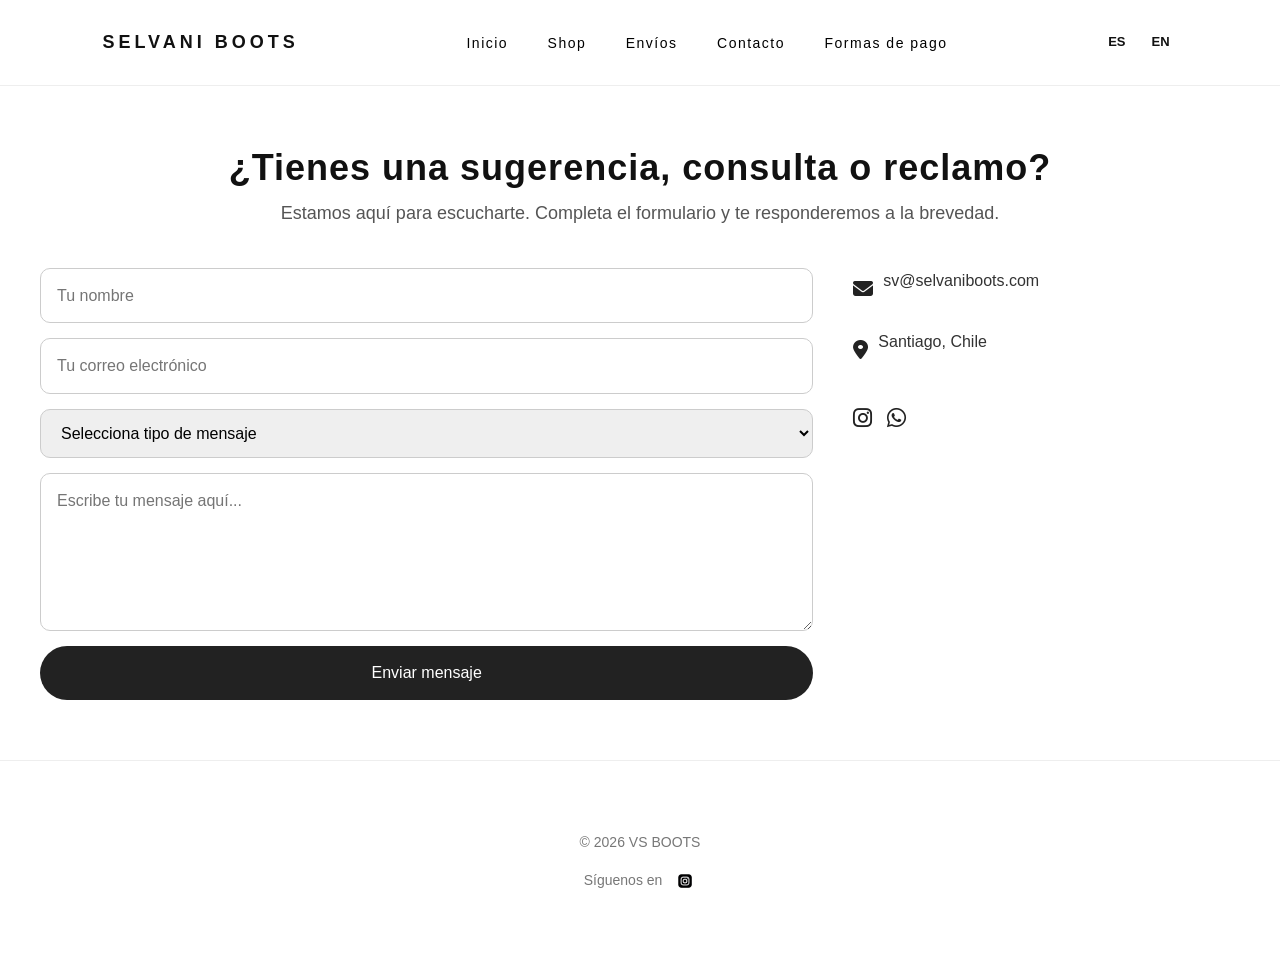
<file: contacto.html>
<!DOCTYPE html>
<html lang="es">
<head>
<meta charset="UTF-8">
<meta name="viewport" content="width=device-width, initial-scale=1.0">
<title>Contacto | SELVANI BOOTS</title>
<link rel="icon" href="img/logo (2).png" type="image/png">

<!-- CSS -->
<link rel="stylesheet" href="https://cdnjs.cloudflare.com/ajax/libs/bootstrap/5.3.2/css/bootstrap.min.css">
<link rel="stylesheet" href="css/styles.css">
<link rel="stylesheet" href="https://cdnjs.cloudflare.com/ajax/libs/font-awesome/6.4.0/css/all.min.css">

<!-- JS -->
<script defer src="js/script.js"></script>
</head>
<body>

<!-- NAVBAR -->
<!-- NAVBAR -->
<header class="navbar">

<div class="logo">SELVANI BOOTS</div>

<nav class="nav-links">
<a href="index.html">Inicio</a>
<a href="shop.html">Shop</a>
<a href="envios.html">Envíos</a>
<a href="contacto.html">Contacto</a>
<a href="pago.html">Formas de pago</a>
</nav>

<!-- BOTONES IDIOMA -->
<div class="language-switch">
<span onclick="translatePage('es')">ES</span>
<span onclick="translatePage('en')">EN</span>
</div>

<div class="menu-toggle">
<span></span>
<span></span>
<span></span>
</div>

</header>

<!-- SECCIÓN CONTACTO -->
<section class="contact-section">
  <h2 class="section-title">¿Tienes una sugerencia, consulta o reclamo?</h2>
  <p class="section-subtitle">Estamos aquí para escucharte. Completa el formulario y te responderemos a la brevedad.</p>

  <div class="contact-grid">
    
    <!-- FORMULARIO -->
    <div class="contact-form-wrap">
      <form class="contact-form" action="https://formspree.io/f/xeeralre" method="POST">

        <input type="text" name="name" placeholder="Tu nombre" required>

        <input type="email" name="email" placeholder="Tu correo electrónico" required>

        <select name="topic" required>
          <option value="" disabled selected>Selecciona tipo de mensaje</option>
          <option value="sugerencia">Sugerencia</option>
          <option value="consulta">Consulta</option>
          <option value="reclamo">Reclamo</option>
        </select>

        <textarea name="message" rows="5" placeholder="Escribe tu mensaje aquí..." required></textarea>

        <button type="submit">Enviar mensaje</button>

      </form>
    </div>

    <!-- INFO CONTACTO -->
    <div class="contact-info">
      <div class="info-item">
        <i class="fas fa-envelope"></i>
        <p>sv@selvaniboots.com</p>
      </div>

  

      <div class="info-item">
        <i class="fas fa-map-marker-alt"></i>
        <p>Santiago, Chile</p>
      </div>

      <div class="socials">
        <a href="https://www.instagram.com/selvaniboots" target="_blank">
          <i class="fab fa-instagram"></i>
        </a>

        <a href="https://wa.me/56942540654" target="_blank">
          <i class="fab fa-whatsapp"></i>
        </a>
      </div>
    </div>

  </div>
</section>
<!-- FOOTER -->
<footer>
  <p>© 2026 VS BOOTS</p>
  <p class="footer-contact">
    Síguenos en
    <a href="https://www.instagram.com/selvaniboots" target="_blank" class="ig-link">
      <img src="img/insta.webp" alt="Instagram VS Boots">
    </a>
  </p>
</footer>


<!-- TRADUCTOR OCULTO -->
<div id="google_translate_element" style="display:none"></div>

<script>

function googleTranslateElementInit(){
new google.translate.TranslateElement(
{pageLanguage:'es'},
'google_translate_element'
);
}

function translatePage(lang){
let select = document.querySelector(".goog-te-combo");
if(select){
select.value = lang;
select.dispatchEvent(new Event("change"));
}
}

</script>

<script src="//translate.google.com/translate_a/element.js?cb=googleTranslateElementInit"></script>
</body>
</html>
</file>
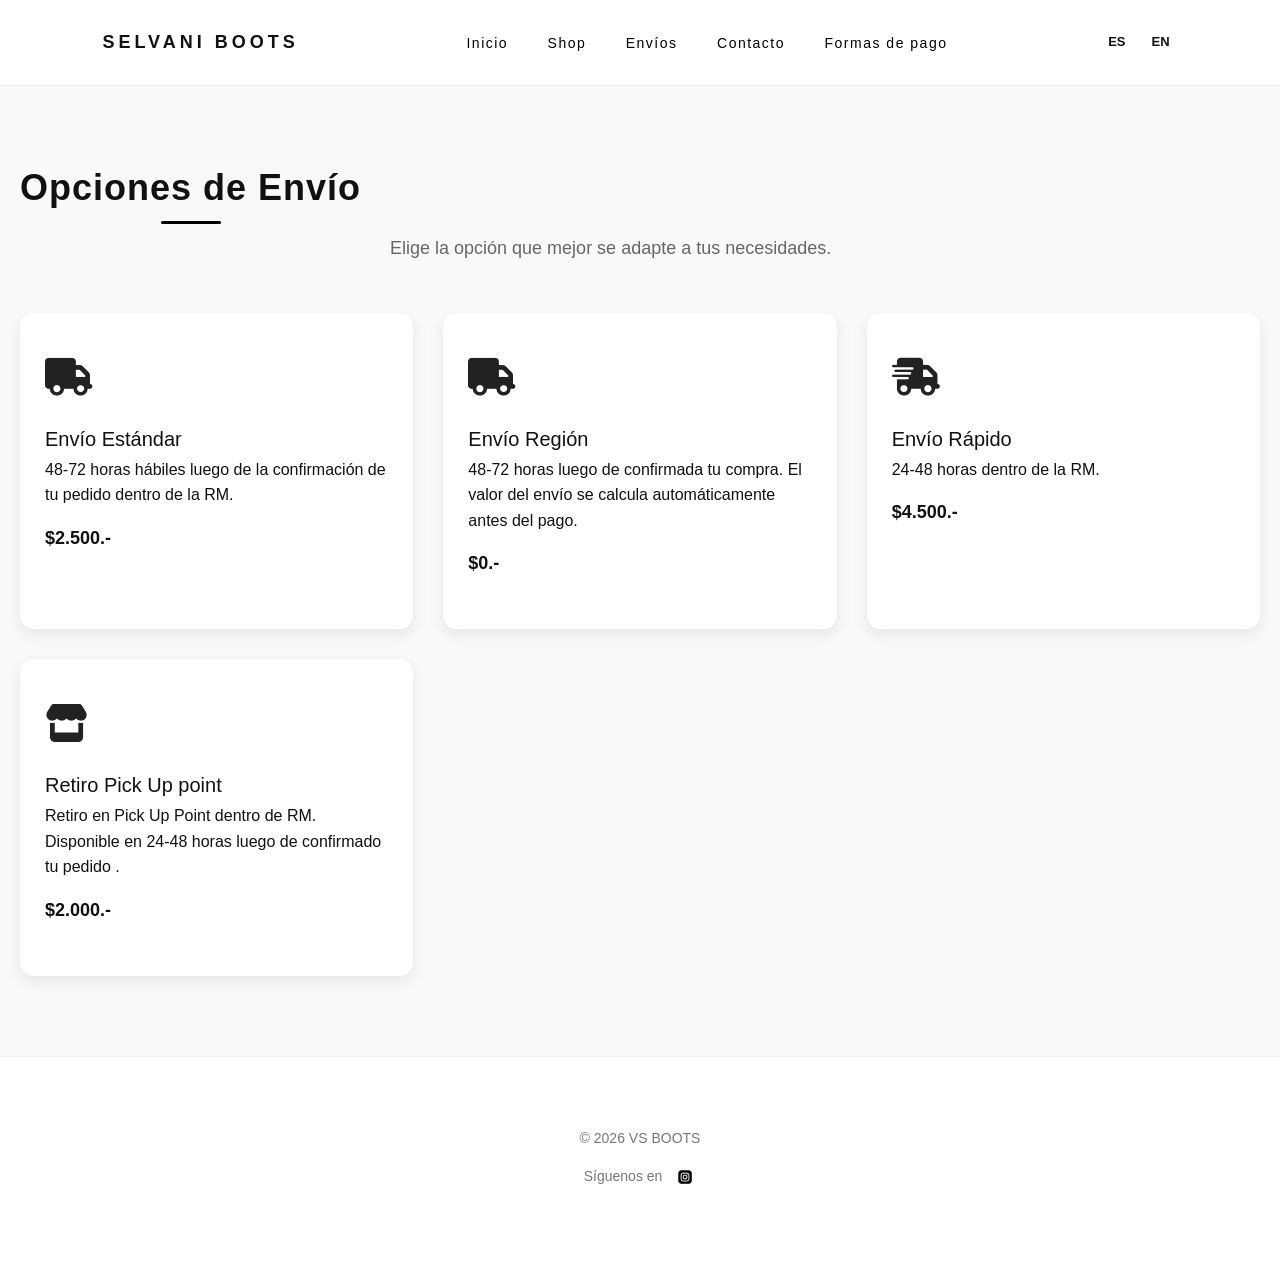
<file: envios.html>
<!DOCTYPE html>
<html lang="es">
<head>
<meta charset="UTF-8">
<meta name="viewport" content="width=device-width, initial-scale=1.0">
<link rel="icon" href="img/logo (2).png" type="image/png">
<title>Envios | SELVANI BOOTS </title>

<!-- CSS -->
<link rel="stylesheet" href="https://cdnjs.cloudflare.com/ajax/libs/bootstrap/5.3.2/css/bootstrap.min.css">
<link rel="stylesheet" href="css/styles.css">
<link rel="stylesheet" href="https://cdnjs.cloudflare.com/ajax/libs/font-awesome/6.4.0/css/all.min.css">

<!-- JS -->
<script defer src="js/script.js"></script>
</head>
<body>

<!-- NAVBAR -->
<!-- NAVBAR -->
<header class="navbar">

<div class="logo">SELVANI BOOTS</div>

<nav class="nav-links">
<a href="index.html">Inicio</a>
<a href="shop.html">Shop</a>
<a href="envios.html">Envíos</a>
<a href="contacto.html">Contacto</a>
<a href="pago.html">Formas de pago</a>
</nav>

<!-- BOTONES IDIOMA -->
<div class="language-switch">
<span onclick="translatePage('es')">ES</span>
<span onclick="translatePage('en')">EN</span>
</div>

<div class="menu-toggle">
<span></span>
<span></span>
<span></span>
</div>


</header>

<!-- SECCIÓN ENVIOS -->
<section class="shipping-section">
  <h2 class="section-title">Opciones de Envío</h2>
  <p class="section-subtitle">Elige la opción que mejor se adapte a tus necesidades.</p>

  <div class="shipping-grid">
    <!-- Envío estándar -->
    <div class="shipping-card">
      <div class="shipping-icon">
        <i class="fas fa-truck"></i>
      </div>
      <h3>Envío Estándar</h3>
      <p>48-72 horas hábiles luego de la confirmación de tu pedido dentro de la RM.</p>
      <p class="shipping-price">$2.500.-</p>
    </div>

    <!-- Envío región -->
    <div class="shipping-card">
      <div class="shipping-icon">
        <i class="fas fa-truck"></i>
      </div>
      <h3>Envío Región</h3>
      <p>48-72 horas luego de confirmada tu compra. El valor del envío se calcula automáticamente antes del pago.</p>
      <p class="shipping-price">$0.-</p>
    </div>

    <!-- Envío exprés -->
    <div class="shipping-card">
      <div class="shipping-icon">
        <i class="fas fa-shipping-fast"></i>
      </div>
      <h3>Envío Rápido</h3>
      <p>24-48 horas dentro de la RM.</p>
      <p class="shipping-price">$4.500.-</p>
    </div>

    <!-- Retiro en tienda -->
    <div class="shipping-card">
      <div class="shipping-icon">
        <i class="fas fa-store"></i>
      </div>
      <h3>Retiro Pick Up point</h3>
      <p>Retiro en Pick Up Point dentro de RM.
Disponible en 24-48 horas luego de confirmado tu pedido .</p>
      <p class="shipping-price">$2.000.-</p>
    </div>
  </div>
</section>


<!-- FOOTER -->
<footer>
  <p>© 2026 VS BOOTS</p>
  <p class="footer-contact">
    Síguenos en
    <a href="https://www.instagram.com/selvaniboots" target="_blank" class="ig-link">
      <img src="img/insta.webp" alt="Instagram VS Boots">
    </a>
  </p>
</footer>


<!-- TRADUCTOR OCULTO -->
<div id="google_translate_element" style="display:none"></div>

<script>

function googleTranslateElementInit(){
new google.translate.TranslateElement(
{pageLanguage:'es'},
'google_translate_element'
);
}

function translatePage(lang){
let select = document.querySelector(".goog-te-combo");
if(select){
select.value = lang;
select.dispatchEvent(new Event("change"));
}
}

</script>

<script src="//translate.google.com/translate_a/element.js?cb=googleTranslateElementInit"></script>

</body>
</html>
</file>
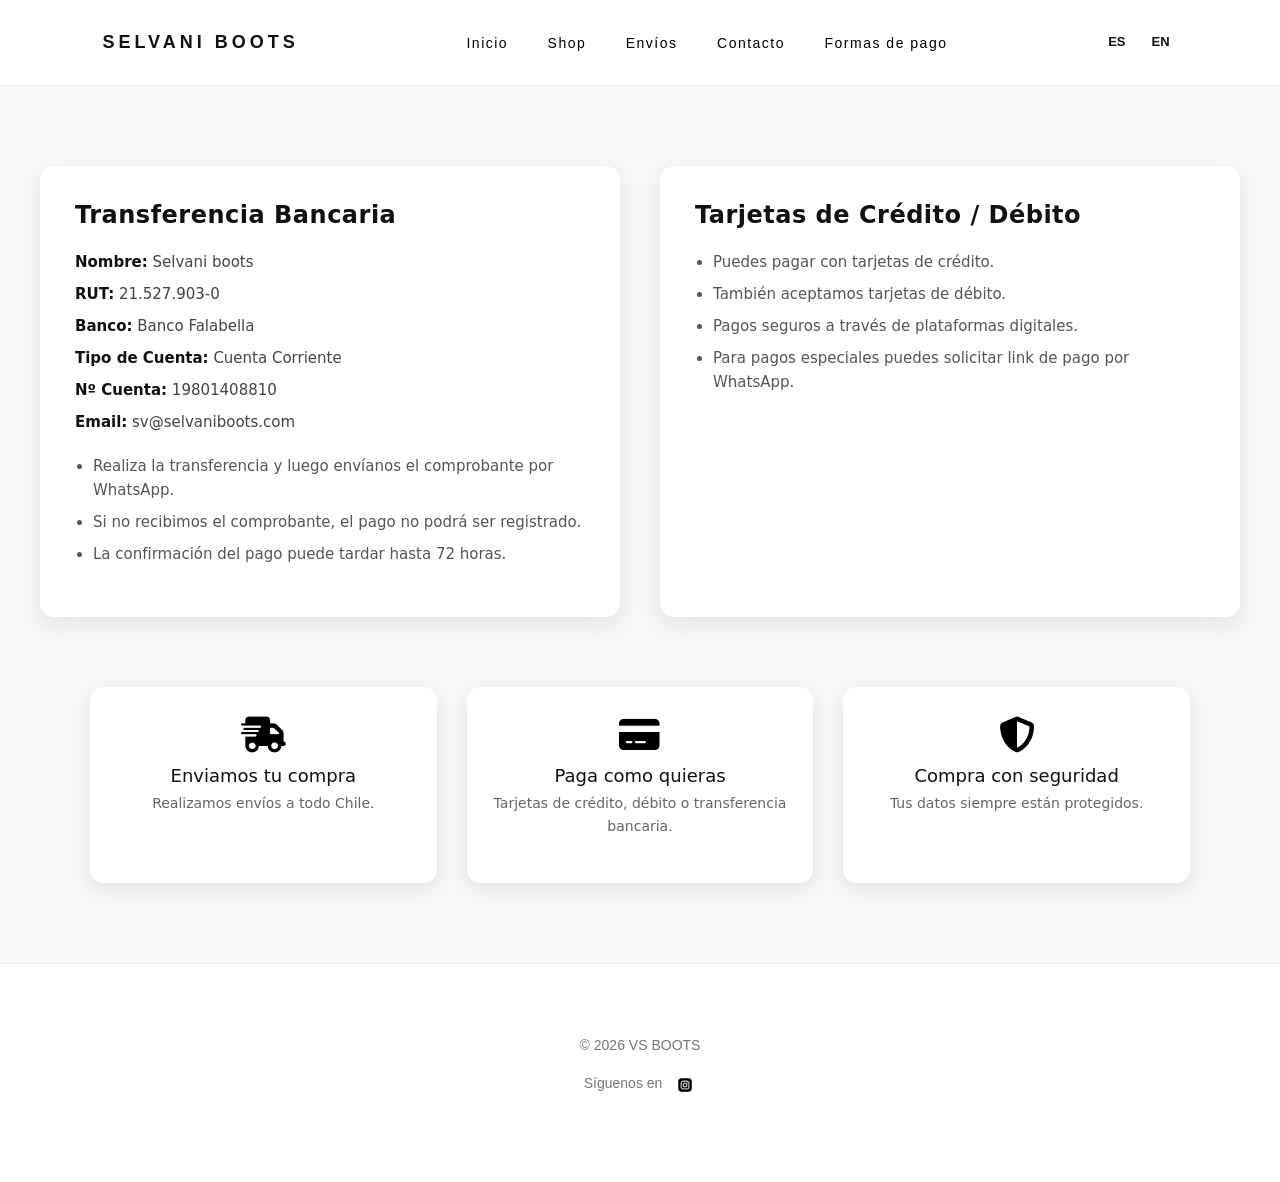
<file: pago.html>
<!DOCTYPE html>
<html lang="es">
<head>

<meta charset="UTF-8">
<meta name="viewport" content="width=device-width, initial-scale=1.0">

<link rel="icon" href="img/logo.png" type="image/png">

<title>Pago | SELVANI BOOTS</title>

<!-- CSS -->
<link rel="stylesheet" href="https://cdnjs.cloudflare.com/ajax/libs/bootstrap/5.3.2/css/bootstrap.min.css">
<link rel="stylesheet" href="css/styles.css">
<link rel="stylesheet" href="https://cdnjs.cloudflare.com/ajax/libs/font-awesome/6.4.0/css/all.min.css">

<!-- JS -->
<script defer src="js/script.js"></script>

</head>


<body>

<!-- NAVBAR -->
<header class="navbar">

<div class="logo">SELVANI BOOTS</div>

<nav class="nav-links">
<a href="index.html">Inicio</a>
<a href="shop.html">Shop</a>
<a href="envios.html">Envíos</a>
<a href="contacto.html">Contacto</a>
<a href="pago.html">Formas de pago</a>
</nav>

<!-- BOTONES IDIOMA -->
<div class="language-switch">
<span onclick="translatePage('es')">ES</span>
<span onclick="translatePage('en')">EN</span>
</div>

<div class="menu-toggle">
<span></span>
<span></span>
<span></span>
</div>

</header>



<!-- PAGOS -->
<section class="pagos-section">

<div class="pagos-container">

<!-- TRANSFERENCIA -->
<div class="pago-box">

<h2>Transferencia Bancaria</h2>

<p><strong>Nombre:</strong> Selvani boots</p>
<p><strong>RUT:</strong> 21.527.903-0</p>
<p><strong>Banco:</strong> Banco Falabella</p>
<p><strong>Tipo de Cuenta:</strong> Cuenta Corriente</p>
<p><strong>Nº Cuenta:</strong> 19801408810</p>
<p><strong>Email:</strong> sv@selvaniboots.com</p>

<ul>
<li>Realiza la transferencia y luego envíanos el comprobante por WhatsApp.</li>
<li>Si no recibimos el comprobante, el pago no podrá ser registrado.</li>
<li>La confirmación del pago puede tardar hasta 72 horas.</li>
</ul>

</div>


<!-- TARJETAS -->
<div class="pago-box">

<h2>Tarjetas de Crédito / Débito</h2>

<ul>
<li>Puedes pagar con tarjetas de crédito.</li>
<li>También aceptamos tarjetas de débito.</li>
<li>Pagos seguros a través de plataformas digitales.</li>
<li>Para pagos especiales puedes solicitar link de pago por WhatsApp.</li>
</ul>

</div>

</div>



<!-- BENEFICIOS -->
<div class="pagos-beneficios">

<div class="beneficio">
<i class="fa-solid fa-truck-fast"></i>
<h3>Enviamos tu compra</h3>
<p>Realizamos envíos a todo Chile.</p>
</div>

<div class="beneficio">
<i class="fa-solid fa-credit-card"></i>
<h3>Paga como quieras</h3>
<p>Tarjetas de crédito, débito o transferencia bancaria.</p>
</div>

<div class="beneficio">
<i class="fa-solid fa-shield-halved"></i>
<h3>Compra con seguridad</h3>
<p>Tus datos siempre están protegidos.</p>
</div>

</div>

</section>


<!-- FOOTER -->
<footer>

<p>© 2026 VS BOOTS</p>

<p class="footer-contact">
Síguenos en
<a href="https://www.instagram.com/selvaniboots" target="_blank" class="ig-link">
<img src="img/insta.webp" alt="Instagram VS Boots">
</a>
</p>

</footer>



<!-- TRADUCTOR OCULTO -->
<div id="google_translate_element" style="display:none"></div>

<script>

function googleTranslateElementInit(){
new google.translate.TranslateElement(
{pageLanguage:'es'},
'google_translate_element'
);
}

function translatePage(lang){
let select = document.querySelector(".goog-te-combo");
if(select){
select.value = lang;
select.dispatchEvent(new Event("change"));
}
}

</script>

<script src="//translate.google.com/translate_a/element.js?cb=googleTranslateElementInit"></script>


</body>
</html>
</file>
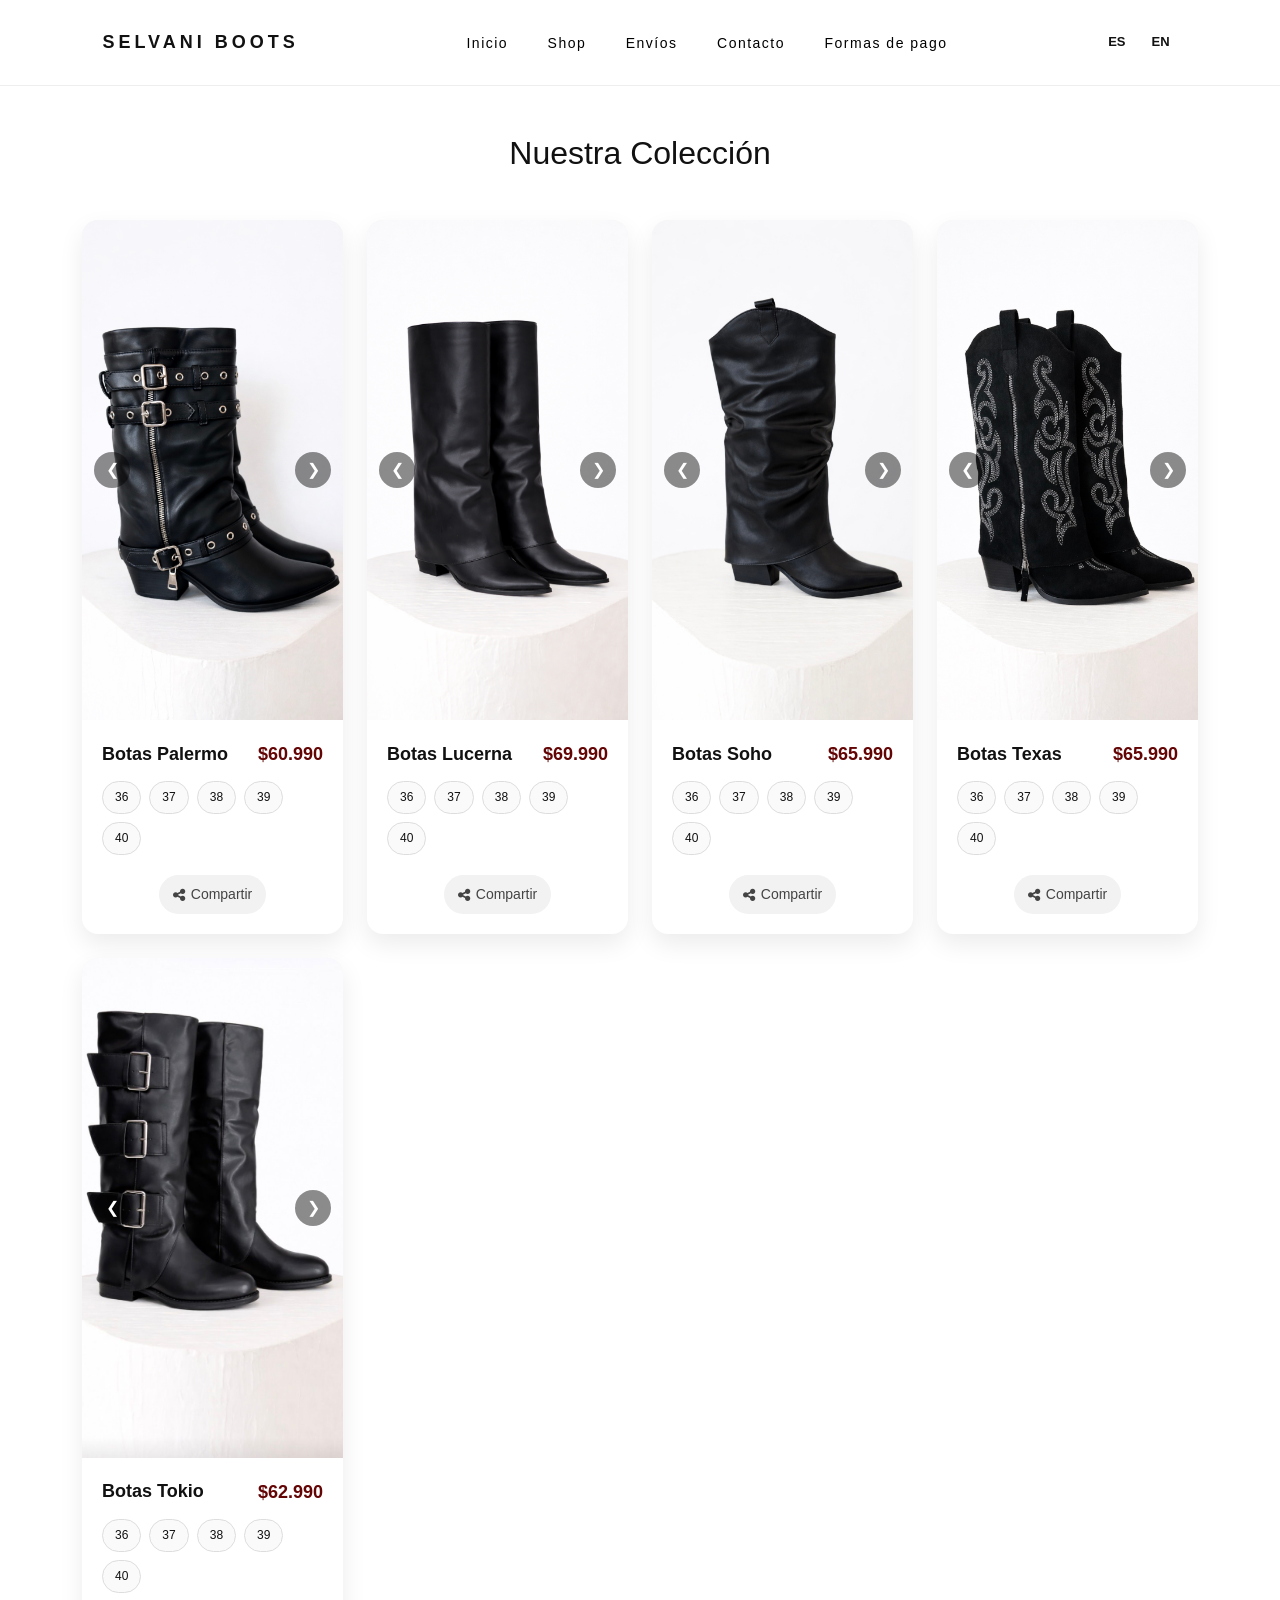
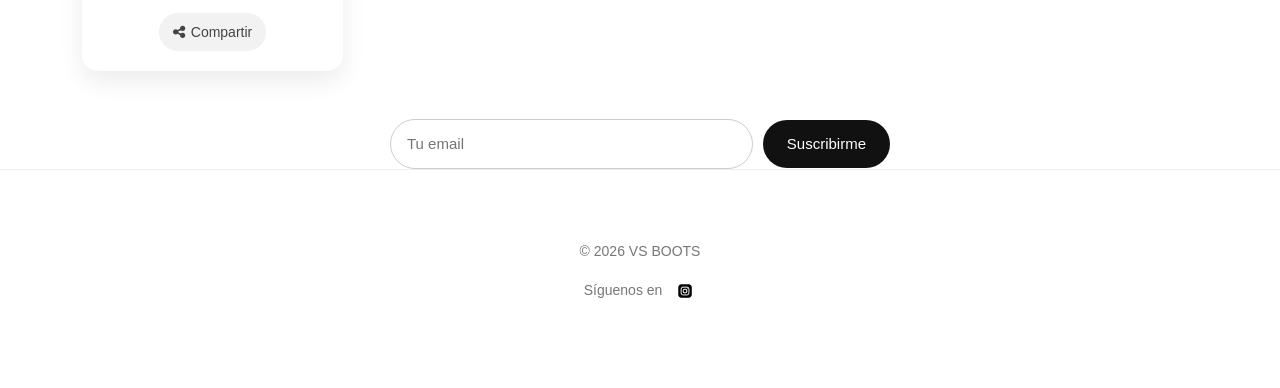
<file: shop.html>
<!DOCTYPE html>
<html lang="es">
<head>
<meta charset="UTF-8">
<meta name="viewport" content="width=device-width, initial-scale=1.0">
<title>Shop | SELVANI BOOTS</title>
<link rel="icon" href="img/logo (2).png" type="image/png">


<!-- CSS -->
<link rel="stylesheet" href="https://cdnjs.cloudflare.com/ajax/libs/bootstrap/5.3.2/css/bootstrap.min.css">
<link rel="stylesheet" href="css/styles.css">
<link rel="stylesheet" href="https://cdnjs.cloudflare.com/ajax/libs/font-awesome/6.4.0/css/all.min.css">

<!-- JS -->
<script defer src="js/script.js"></script>
</head>
<body>

<!-- NAVBAR -->
<!-- NAVBAR -->
<header class="navbar">

<div class="logo">SELVANI BOOTS</div>

<nav class="nav-links">
<a href="index.html">Inicio</a>
<a href="shop.html">Shop</a>
<a href="envios.html">Envíos</a>
<a href="contacto.html">Contacto</a>
<a href="pago.html">Formas de pago</a>
</nav>

<!-- BOTONES IDIOMA -->
<div class="language-switch">
<span onclick="translatePage('es')">ES</span>
<span onclick="translatePage('en')">EN</span>
</div>

<div class="menu-toggle">
<span></span>
<span></span>
<span></span>
</div>

</header>

<!-- SHOP GRID -->
<section class="shop-section container my-5">
<h2 class="shop-title text-center mb-5">Nuestra Colección</h2>

<div class="row g-4">

<!-- PRODUCTO 1 -->
<div class="col-12 col-sm-6 col-lg-3">

<div class="product-card">

<div class="product-img-wrap">

<button class="img-btn prev">❮</button>

<img src="img/palermo/3.jpg" class="product-img active" alt="Botas Palermo">
<img src="img/palermo/1.PNG" class="product-img" alt="Botas Palermo">
<img src="img/palermo/2.PNG" class="product-img" alt="Botas Palermo">

<button class="img-btn next">❯</button>

</div>

<div class="product-info">

<div class="product-top">
<h5 class="product-title">Botas Palermo</h5>
<span class="price">$60.990</span>
</div>

<div class="sizes">
<span>36</span>
<span>37</span>
<span>38</span>
<span>39</span>
<span>40</span>
</div>

<div class="product-share">
<a href="#" class="share-btn" onclick="shareProduct('Botas Palermo')">
<i class="fa-solid fa-share-nodes"></i> Compartir
</a>
</div>

</div>

</div>
</div>


<!-- PRODUCTO 2 -->
<div class="col-12 col-sm-6 col-lg-3">

<div class="product-card">

<div class="product-img-wrap">

<button class="img-btn prev">❮</button>

<img src="img/lucerna/1.PNG" class="product-img active" alt="Botas Lucerna">
<img src="img/lucerna/2.PNG" class="product-img" alt="Botas Lucerna">
<img src="img/lucerna/3.PNG" class="product-img" alt="Botas Lucerna">


<button class="img-btn next">❯</button>

</div>

<div class="product-info">

<div class="product-top">
<h5 class="product-title">Botas Lucerna</h5>
<span class="price">$69.990</span>
</div>

<div class="sizes">
<span>36</span>
<span>37</span>
<span>38</span>
<span>39</span>
<span>40</span>
</div>

<div class="product-share">
<a href="#" class="share-btn" onclick="shareProduct('Botas Lucerna')">
<i class="fa-solid fa-share-nodes"></i> Compartir
</a>
</div>

</div>

</div>
</div>


<!-- PRODUCTO 3 -->
<div class="col-12 col-sm-6 col-lg-3">

<div class="product-card">

<div class="product-img-wrap">

<button class="img-btn prev">❮</button>

<img src="img/soho/3.jpg" class="product-img active" alt="Botas Soho">
<img src="img/soho/1.PNG" class="product-img" alt="Botas Soho">
<img src="img/soho/4.jpg" class="product-img" alt="Botas Soho">
<img src="img/soho/2.PNG" class="product-img" alt="Botas Soho">

<button class="img-btn next">❯</button>

</div>

<div class="product-info">

<div class="product-top">
<h5 class="product-title">Botas Soho</h5>
<span class="price">$65.990</span>
</div>

<div class="sizes">
<span>36</span>
<span>37</span>
<span>38</span>
<span>39</span>
<span>40</span>
</div>

<div class="product-share">
<a href="#" class="share-btn" onclick="shareProduct('Botas Soho')">
<i class="fa-solid fa-share-nodes"></i> Compartir
</a>
</div>

</div>

</div>
</div>


<!-- PRODUCTO 4 -->
<div class="col-12 col-sm-6 col-lg-3">

<div class="product-card">

<div class="product-img-wrap">

<button class="img-btn prev">❮</button>

<img src="img/texas/4.jpg" class="product-img active" alt="Botas Texas">
<img src="img/texas/1.PNG" class="product-img" alt="Botas Texas">
<img src="img/texas/2.PNG" class="product-img" alt="Botas Texas">
<img src="img/texas/3.PNG" class="product-img" alt="Botas Texas">

<button class="img-btn next">❯</button>

</div>

<div class="product-info">

<div class="product-top">
<h5 class="product-title">Botas Texas</h5>
<span class="price">$65.990</span>
</div>

<div class="sizes">
<span>36</span>
<span>37</span>
<span>38</span>
<span>39</span>
<span>40</span>
</div>

<div class="product-share">
<a href="#" class="share-btn" onclick="shareProduct('Botas Texas')">
<i class="fa-solid fa-share-nodes"></i> Compartir
</a>
</div>

</div>

</div>
</div>



<!-- PRODUCTO 5 -->
<div class="col-12 col-sm-6 col-lg-3">

<div class="product-card">

<div class="product-img-wrap">

<button class="img-btn prev">❮</button>

<img src="img/tokio/5.jpeg" class="product-img active" alt="Botas Texas">
<img src="img/tokio/2.PNG" class="product-img" alt="Botas Texas">
<img src="img/tokio/3.png" class="product-img" alt="Botas Texas">

<button class="img-btn next">❯</button>

</div>

<div class="product-info">

<div class="product-top">
<h5 class="product-title">Botas Tokio</h5>
<span class="price">$62.990</span>
</div>

<div class="sizes">
<span>36</span>
<span>37</span>
<span>38</span>
<span>39</span>
<span>40</span>
</div>

<div class="product-share">
<a href="#" class="share-btn" onclick="shareProduct('Botas Soho')">
<i class="fa-solid fa-share-nodes"></i> Compartir
</a>
</div>

</div>

</div>
</div>

</div>
</section>


<script>

document.querySelectorAll(".product-img-wrap").forEach(card => {

let images = card.querySelectorAll(".product-img")
let index = 0

const next = card.querySelector(".next")
const prev = card.querySelector(".prev")

next.onclick = () => {

images[index].classList.remove("active")

index = (index + 1) % images.length

images[index].classList.add("active")

}

prev.onclick = () => {

images[index].classList.remove("active")

index = (index - 1 + images.length) % images.length

images[index].classList.add("active")

}

/* REINICIAR A LA PRIMERA IMAGEN */

card.closest(".product-card").addEventListener("mouseleave", () => {

images[index].classList.remove("active")

index = 0

images[index].classList.add("active")

})

})

</script>
<form class="newsletter-form" action="https://formspree.io/f/xeeralre" method="POST">

<input type="hidden" name="formulario" value="Newsletter VS BOOTS">

<input type="email" name="email" placeholder="Tu email" required>

<button type="submit">Suscribirme</button>

</form>
<!-- FOOTER -->
<footer>
  <p>© 2026 VS BOOTS</p>
  <p class="footer-contact">
    Síguenos en
    <a href="https://www.instagram.com/selvaniboots" target="_blank" class="ig-link">
      <img src="img/insta.webp" alt="Instagram VS Boots">
    </a>
  </p>
</footer>

<!-- TRADUCTOR OCULTO -->
<div id="google_translate_element" style="display:none"></div>


<script>

function googleTranslateElementInit(){
new google.translate.TranslateElement(
{pageLanguage:'es'},
'google_translate_element'
);
}

function translatePage(lang){
let select = document.querySelector(".goog-te-combo");
if(select){
select.value = lang;
select.dispatchEvent(new Event("change"));
}
}

</script>

<script src="//translate.google.com/translate_a/element.js?cb=googleTranslateElementInit"></script>


<div class="card-overlay" id="cardOverlay"></div>

<script>
const cards = document.querySelectorAll(".product-card");
const overlay = document.getElementById("cardOverlay");

cards.forEach(card => {
  card.addEventListener("click", () => {
    card.classList.add("active");
    overlay.classList.add("active");
  });
});

overlay.addEventListener("click", () => {
  document.querySelector(".product-card.active")?.classList.remove("active");
  overlay.classList.remove("active");
});
</script>
</body>
</html>
</file>
<file: css/styles.css>
/* ============================= */
/* RESET */
/* ============================= */



*{
margin:0;
padding:0;
box-sizing:border-box;
}

body{
font-family:Helvetica, Arial, sans-serif;
color:#111;
background:white;
line-height:1.6;
-webkit-font-smoothing:antialiased;
}

/* ============================= */
/* NAVBAR */
/* ============================= */

.navbar{
display:flex;
justify-content:space-between;
align-items:center;

padding:28px 8%;

position:sticky;
top:0;

background:rgba(255,255,255,0.95);
backdrop-filter:blur(8px);

border-bottom:1px solid #eee;

z-index:1000;
transition:0.3s;
}

.logo{
font-size:18px;
letter-spacing:4px;
font-weight:600;
}

nav a{
margin-left:35px;
text-decoration:none;
color:black;
font-size:14px;
letter-spacing:1.5px;
position:relative;
}

/* linea animada en hover */

nav a::after{
content:"";
position:absolute;
bottom:-5px;
left:0;
width:0%;
height:1px;
background:black;
transition:0.3s;
}

nav a:hover::after{
width:100%;
}


/* logo dentro del menu */

.menu-logo{
display:none;
font-size:28px;
letter-spacing:4px;
font-weight:600;
margin-bottom:30px;
}

/* ============================= */
/* HAMBURGER MENU */
/* ============================= */

.menu-toggle{
display:none;
flex-direction:column;
cursor:pointer;
gap:5px;
}

.menu-toggle span{
width:25px;
height:2px;
background:black;
display:block;
}
/* ============================= */
/* HERO */
/* ============================= */

.hero{
  height:100vh;
  background-image:url("../img/hero.png");
  background-size:cover;
  background-position:center;
  display:flex;
  align-items:center;
  justify-content:center;
  text-align:center;
  color:white;
  position:relative;
  overflow:hidden;
}

/* Celular */
@media (max-width:768px){
  .hero{
    background-position: top center;
  }
}
/* overlay */

.hero::before{
content:"";
position:absolute;
top:0;
left:0;
width:100%;
height:100%;

background:linear-gradient(
to bottom,
rgba(0,0,0,0.55),
rgba(0,0,0,0.45)
);
}

/* zoom suave */

.hero::after{
content:"";
position:absolute;
top:0;
left:0;
width:100%;
height:100%;

background-image:url("../img/hero1.webp");
background-size:cover;
background-position:center;

z-index:-1;

animation:zoomHero 25s ease infinite alternate;
}

@keyframes zoomHero{
0%{transform:scale(1);}
100%{transform:scale(1.12);}
}

/* ============================= */
/* HERO CONTENT */
/* ============================= */

.hero-content{
position:relative;
z-index:2;
animation:fadeUp 1.2s ease;
max-width:700px;
}

@keyframes fadeUp{
0%{
opacity:0;
transform:translateY(40px);
}
100%{
opacity:1;
transform:translateY(0);
}
}

.hero-content h1{
font-size:72px;
letter-spacing:4px;

text-shadow:0 10px 30px rgba(0,0,0,0.6);
}

.hero-content p{
font-size:20px;
margin:20px 0;
color:#eee;
}

/* ============================= */
/* BOTONES */
/* ============================= */

.btn{
display:inline-block;

padding:15px 40px;

background:white;
color:black;

text-decoration:none;
font-weight:600;
letter-spacing:1px;

border-radius:40px;

transition:all .3s ease;
}

.btn:hover{
background:black;
color:white;

transform:translateY(-3px);
box-shadow:0 12px 30px rgba(0,0,0,0.3);
}

/* botón outline */

.btn-outline{
border:1px solid black;
padding:12px 26px;
text-decoration:none;
color:black;
font-size:14px;
letter-spacing:1px;

transition:0.3s;
}

.btn-outline:hover{
background:black;
color:white;
}

/* ============================= */
/* COLLECTION */
/* ============================= */

.collection{
padding:140px 10%;
background:#f8f8f8;
}

.collection-container{
display:flex;
align-items:center;
justify-content:space-between;
gap:90px;
}

.collection-text{
max-width:520px;
}

.collection-text h2{
font-size:44px;
margin-bottom:20px;
letter-spacing:1px;
}

.collection-text p{
font-size:18px;
line-height:1.7;
color:#555;
margin-bottom:30px;
}

/* imagen */

.collection-image img{
width:460px;
border-radius:12px;

filter:brightness(0.92) contrast(1.05);

transition:all .5s ease;

box-shadow:0 20px 50px rgba(0,0,0,0.15);
}

.collection-image img:hover{
transform:scale(1.05);
filter:brightness(1) contrast(1.1);
}

@keyframes zoomIn{
from{
transform:scale(1);
}
to{
transform:scale(1.08);
}
}

@keyframes reveal{
from{
opacity:0;
transform:translateY(60px);
}
to{
opacity:1;
transform:translateY(0);
}
}

.reveal.active{
animation:reveal 1s ease forwards;
}

.navbar.scrolled{
padding:18px 8%;
box-shadow:0 8px 25px rgba(0,0,0,0.08);
background:rgba(255,255,255,0.98);
}

/* ============================= */
/* BRAND QUOTE */
/* ============================= */

.brand-quote{
padding:140px 20px;

text-align:center;

font-size:34px;
letter-spacing:4px;

max-width:900px;
margin:auto;

color:#222;
}

/* ============================= */
/* ABOUT */
/* ============================= */

.about{
padding:140px 40px;
display:flex;
justify-content:center;
}

.about-container{
max-width:650px;
text-align:center;
}

.about h2{
margin-bottom:20px;
font-size:32px;
letter-spacing:1px;
}

.about p{
color:#555;
margin-bottom:30px;
font-size:17px;
line-height:1.8;
}

/* ============================= */
/* FOOTER */
/* ============================= */

footer{
padding:70px;
text-align:center;

border-top:1px solid #eee;

color:#777;
font-size:14px;
}

.footer-contact{
margin-top:10px;
}

/* ============================= */
/* INSTAGRAM ICON */
/* ============================= */

.ig-link img{
width:22px;
margin-left:8px;
vertical-align:middle;
transition:0.3s;
}

.ig-link img:hover{
transform:scale(1.2);
opacity:0.7;
}

/* ============================= */
/* EFECTO ESCRITURA */
/* ============================= */

.typing{

overflow:hidden;
white-space:nowrap;
border-right:3px solid white;

width:0;

animation:
typing 3s steps(20,end) forwards,
blink .8s infinite;

}

/* animación escritura */

@keyframes typing{
from{
width:0
}
to{
width:100%
}
}

/* cursor parpadeando */

@keyframes blink{
0%{
border-color:transparent
}

50%{
border-color:white
}

100%{
border-color:transparent
}
}



/*-----------------------------------------------------------------------*/

/* PRODUCT CARD */
/* IMAGEN */

/* PRODUCT CARD */

.product-card{
background:#fff;
border-radius:16px;
overflow:hidden;
box-shadow:0 10px 25px rgba(0,0,0,0.08);
transition:all .35s ease;
position:relative;
}

.product-card:hover{
transform:translateY(-8px);
box-shadow:0 20px 45px rgba(0,0,0,0.18);
}

/* IMAGEN */

.product-img-wrap{
width:100%;
height:500px;
position:relative;
overflow:hidden;
background:#f6f6f6;
display:flex;
align-items:center;
justify-content:center;
}

.product-img{
width:100%;
height:100%;
object-fit:cover;
position:absolute;
top:0;
left:0;
opacity:0;
transition:opacity .35s ease, transform .4s ease;
}

.product-img.active{
opacity:1;
}

/* ZOOM SUAVE EN HOVER */

.product-card:hover .product-img.active{
transform:scale(1.05);
}

/* FLECHAS */

.img-btn{
position:absolute;
top:50%;
transform:translateY(-50%);
background:rgba(0,0,0,0.45);
color:#fff;
border:none;
width:36px;
height:36px;
border-radius:50%;
cursor:pointer;
z-index:5;
font-size:16px;
transition:all .25s ease;
}

.prev{
left:12px;
}

.next{
right:12px;
}

.img-btn:hover{
background:#000;
transform:translateY(-50%) scale(1.1);
}

/* INFO PRODUCTO */

.product-info{
padding:20px;
display:flex;
flex-direction:column;
gap:12px;
}

/* TITULO + PRECIO */

.product-top{
display:flex;
justify-content:space-between;
align-items:center;
}

.product-title{
font-size:18px;
font-weight:600;
color:#111;
margin:0;
}

.price{
font-size:18px;
font-weight:700;
color:#640505;
}



/* TALLAS */

.sizes{
display:flex;
gap:8px;
flex-wrap:wrap;
}

.sizes span{
border:1px solid #ddd;
padding:6px 12px;
font-size:12px;
border-radius:20px;
background:#fafafa;
cursor:pointer;
transition:all .25s ease;
}

.sizes span:hover{
background:#111;
color:#fff;
border-color:#111;
transform:translateY(-2px);
}

/* BOTON COMPARTIR */

.product-share{
text-align:center;
margin-top:8px;
}

.share-btn{
font-size:14px;
color:#444;
text-decoration:none;
display:inline-flex;
align-items:center;
gap:6px;
padding:8px 14px;
border-radius:20px;
background:#f2f2f2;
transition:all .25s ease;
}

.share-btn:hover{
background:#111;
color:#fff;
}
/* NEWSLETTER */

.newsletter{
padding:60px 20px;
background:#fff;
text-align:center;
}

.newsletter-text{
font-size:16px;
margin:10px 0 30px 0;
color:#555;
}

/* FORMULARIO */

.newsletter-form{
display:flex;
justify-content:center;
align-items:center;
gap:10px;
flex-wrap:wrap;
max-width:500px;
margin:auto;
}

.newsletter-form input{
padding:12px 16px;
font-size:15px;
border:1px solid #ccc;
border-radius:50px;
flex:1;
outline:none;
transition:0.3s;
}

.newsletter-form input:focus{
border-color:#640505;
}

/* BOTON */

.newsletter-form button{
padding:12px 24px;
font-size:15px;
border:none;
border-radius:50px;
background:#111;
color:#fff;
cursor:pointer;
transition:0.3s;
}

.newsletter-form button:hover{
background:#640505;
}


/*-----------------------------------------------------------------------*/


/*envios*/

/* ===== SECCIÓN ENVIOS ===== */
/* ===== SECCIÓN ENVÍOS ===== */
/* TITULO SECCIÓN */

.shipping-section .section-title{
font-size:36px;
font-weight:600;
margin-bottom:10px;
letter-spacing:1px;
color:#111;
position:relative;
display:inline-block;
}

/* linea decorativa debajo */

.shipping-section .section-title::after{
content:"";
display:block;
width:60px;
height:3px;
background:#000;
margin:12px auto 0;
border-radius:2px;
}

.shipping-section .section-subtitle{
font-size:18px;
color:#666;
margin-bottom:50px;
max-width:500px;
margin-left:auto;
margin-right:auto;
}

.shipping-section{
padding:80px 20px;
background:#f9f9f9;
}

.shipping-container{
max-width:1200px;
margin:auto;
text-align:center;
}

/* TITULOS */

.section-title{
font-size:36px;
font-weight:600;
margin-bottom:10px;
letter-spacing:1px;
}

.section-subtitle{
font-size:18px;
color:#555;
margin-bottom:50px;
}

/* GRID */

.shipping-grid{
display:grid;
grid-template-columns:repeat(3,1fr);
gap:30px;
}

/* TARJETAS */

.shipping-card{
background:#fff;
padding:35px 25px;
border-radius:14px;
box-shadow:0 6px 16px rgba(0,0,0,0.08);
transition:.35s;
position:relative;
overflow:hidden;
}

/* linea animada */

.shipping-card::before{
content:"";
position:absolute;
top:0;
left:0;
width:0%;
height:3px;
background:#000;
transition:.4s;
}

.shipping-card:hover::before{
width:100%;
}

/* hover */

.shipping-card:hover{
transform:translateY(-8px);
box-shadow:0 16px 32px rgba(0,0,0,0.15);
}

/* ICONO */

.shipping-icon{
font-size:38px;
color:#222;
margin-bottom:18px;
transition:.3s;
}

/* animación icono */

.shipping-card:hover .shipping-icon{
transform:scale(1.2) rotate(-6deg);
}

/* TEXTO */

.shipping-card h3{
font-size:20px;
margin-bottom:6px;
}

.shipping-time{
font-size:16px;
color:#666;
margin-bottom:12px;
}

.shipping-price{
font-weight:700;
font-size:18px;
color:#111;
}

/* ANIMACIÓN APARICIÓN */

.shipping-card{
opacity:0;
transform:translateY(30px);
animation:shippingFade .8s ease forwards;
}

.shipping-card:nth-child(2){
animation-delay:.15s;
}

.shipping-card:nth-child(3){
animation-delay:.3s;
}

@keyframes shippingFade{
to{
opacity:1;
transform:translateY(0);
}
}

/* RESPONSIVE */

@media (max-width:1024px){

.shipping-grid{
grid-template-columns:repeat(2,1fr);
}

}

@media (max-width:600px){

.shipping-grid{
grid-template-columns:1fr;
gap:20px;
}

.section-title{
font-size:28px;
}

.section-subtitle{
font-size:16px;
}

}

/*-----------------------------------------------------------------------*/





/*contacto*/
/* ===== SECCIÓN CONTACTO ===== */
.contact-section {
  padding: 60px 20px;
  background: #fff;
  text-align: center;
}

.contact-section .section-title {
  font-size: 36px;
  font-weight: 600;
  margin-bottom: 10px;
}

.contact-section .section-subtitle {
  font-size: 18px;
  color: #555;
  margin-bottom: 40px;
}

/* GRID CONTACTO */
.contact-grid {
  display: grid;
  grid-template-columns: 2fr 1fr;
  gap: 40px;
  max-width: 1200px;
  margin: 0 auto;
  align-items: start;
}

/* FORMULARIO */
.contact-form {
  display: flex;
  flex-direction: column;
  gap: 15px;
}

.contact-form input,
.contact-form textarea,
.contact-form select {
  padding: 14px 16px;
  border-radius: 10px;
  border: 1px solid #ccc;
  font-size: 16px;
  transition: border 0.3s ease, box-shadow 0.3s ease;
}

.contact-form input:focus,
.contact-form textarea:focus,
.contact-form select:focus {
  border-color: #222;
  box-shadow: 0 0 8px rgba(0,0,0,0.1);
  outline: none;
}

.contact-form button {
  padding: 14px 24px;
  font-size: 16px;
  border: none;
  border-radius: 50px;
  background: #222;
  color: #fff;
  cursor: pointer;
  transition: background 0.3s ease, transform 0.2s ease;
}

.contact-form button:hover {
  background: #444;
  transform: scale(1.05);
}

/* INFO DE CONTACTO */
.contact-info {
  display: flex;
  flex-direction: column;
  gap: 20px;
  text-align: left;
}

.contact-info .info-item {
  display: flex;
  align-items: center;
  gap: 10px;
  font-size: 16px;
  color: #333;
}

.contact-info .info-item i {
  color: #222;
  font-size: 20px;
}

.contact-info .socials {
  display: flex;
  gap: 15px;
  margin-top: 10px;
}

.contact-info .socials a {
  color: #222;
  font-size: 22px;
  transition: transform 0.2s ease, color 0.2s ease;
}

.contact-info .socials a:hover {
  color: #25D366;
  transform: scale(1.2);
}

/* RESPONSIVE */
@media (max-width: 1024px) {
  .contact-grid {
    grid-template-columns: 1fr;
    gap: 30px;
  }
}

@media (max-width: 600px) {
  .contact-section .section-title {
    font-size: 28px;
  }
  .contact-section .section-subtitle {
    font-size: 16px;
  }
}




/* ============================= */
/* RESPONSIVE */
/* ============================= */


/* -------- TABLET -------- */

@media (max-width:1024px){

.hero-content h1{
font-size:56px;
}

.collection-container{
gap:50px;
}

.collection-image img{
width:380px;
}

.brand-quote{
font-size:28px;
}

.shop-grid {
    grid-template-columns: repeat(2, 1fr);
    gap: 20px;
  }

}


/* -------- MOBILE GRANDE -------- */

@media (max-width:768px){

/* NAVBAR */

.navbar{
padding:20px 6%;
}

nav a{
margin-left:20px;
font-size:13px;
}

/* HERO */

.hero-content h1{
font-size:44px;
letter-spacing:3px;
}

.hero-content p{
font-size:18px;
}

/* BOTONES */

.btn{
padding:13px 32px;
font-size:14px;
}

/* COLLECTION */

.collection{
padding:100px 8%;
}

.collection-container{
flex-direction:column;
text-align:center;
gap:40px;
}

.collection-image img{
width:100%;
max-width:420px;
}

/* BRAND */

.brand-quote{
font-size:24px;
padding:100px 30px;
letter-spacing:2px;
}

/* ABOUT */

.about{
padding:100px 30px;
}

.about h2{
font-size:28px;
}

.about p{
font-size:16px;
}

  .shop-grid {
    grid-template-columns: 1fr;
    gap: 15px;
  }

  .product-info {
    flex-direction: column;
    gap: 8px;
  }

  .title-whatsapp {
    flex-direction: row;
    justify-content: space-between;
  }

}


/* -------- MOBILE PEQUEÑO -------- */

@media (max-width:641px){

/* NAVBAR */

.logo{
font-size:16px;
letter-spacing:3px;
}

nav{
display:none;
}

/* HERO */

.hero{
padding:0 20px;
}

.hero-content h1{
font-size:34px;
}

.hero-content p{
font-size:16px;
}

/* BOTON */

.btn{
padding:12px 26px;
font-size:13px;
}

/* COLLECTION */

.collection{
padding:80px 20px;
}

.collection-text h2{
font-size:32px;
}

.collection-text p{
font-size:16px;
}

/* BRAND */

.brand-quote{
font-size:20px;
}

/* FOOTER */

footer{
padding:50px 20px;
font-size:13px;
}

/* ============================= */
/* FULLSCREEN MENU MOBILE */
/* ============================= */

@media (max-width:768px){

  /* mostrar hamburguesa */
  .menu-toggle {
    display: flex;
    flex-direction: column;
    gap: 2px; /* líneas más juntas */
    cursor: pointer;
    z-index: 1001;
  }

  .menu-toggle span {
    height: 3px; /* líneas más delgadas */
    width: 28px; /* un poco más corto */
    background: black;
    border-radius: 2px;
  }

  /* menú pantalla completa */
  .nav-links {
    position: fixed;
    top: 0;
    left: 0;
    width: 100%;
    height: 100vh;
    background: white;
    display: flex;
    flex-direction: column;
    align-items: center;
    justify-content: center;
    gap: 20px; /* links más juntos */
    transform: translateY(-100%);
    transition: 0.4s ease;
    z-index: 999;
  }

  /* abrir menu */
  .nav-links.active {
    transform: translateY(0);
  }

  /* links más pequeños y compactos */
  .nav-links a {
    font-size: 18px; /* antes 20px */
    letter-spacing: 1.5px;
    margin: 0;
  }

  /* logo del menú más pequeño y centrado */
  .menu-logo {
    display: block;
    font-size: 20px; /* antes 22px */
    letter-spacing: 3px;
    font-weight: 600;
    margin-bottom: 20px; /* menos espacio debajo del logo */
  }

   .brand-quote {
    padding: 20px 10px; /* reduce espacio alrededor */
    text-align: center; /* centra el texto */
  }

  .brand-quote h1.typing {
    font-size: 24px; /* antes puede ser 36px o más */
    line-height: 1.2; /* más compacto verticalmente */
    letter-spacing: 1px; /* reduce un poco el espaciado */
    margin: 0; /* elimina márgenes grandes */
  }


}
}

/*pagos*/

/* PAGOS */

/* ===== SECCION PAGOS ===== */

.pagos-section{
padding:80px 20px;
background:#f7f7f7;
font-family:system-ui, -apple-system, sans-serif;
}

/* CONTENEDOR */

.pagos-container{
max-width:1200px;
margin:auto;
display:grid;
grid-template-columns:repeat(2,1fr);
gap:40px;
margin-bottom:70px;
}

/* TARJETAS */

.pago-box{
background:#fff;
padding:35px;
border-radius:14px;
box-shadow:0 8px 20px rgba(0,0,0,0.08);
transition:all .35s ease;
position:relative;
overflow:hidden;
}

/* LINEA SUPERIOR ANIMADA */

.pago-box::before{
content:"";
position:absolute;
top:0;
left:0;
width:0%;
height:4px;
background:#000;
transition:.4s;
}

.pago-box:hover::before{
width:100%;
}

/* HOVER */

.pago-box:hover{
transform:translateY(-8px);
box-shadow:0 20px 40px rgba(0,0,0,0.15);
}

/* TITULO */

.pago-box h2{
font-size:24px;
margin-bottom:20px;
font-weight:600;
letter-spacing:.5px;
}

/* TEXTO */

.pago-box p{
font-size:15px;
margin-bottom:8px;
color:#444;
}

.pago-box strong{
color:#111;
}

/* LISTA */

.pago-box ul{
margin-top:20px;
padding-left:18px;
}

.pago-box li{
margin-bottom:8px;
font-size:15px;
color:#555;
}

/* ===== BENEFICIOS ===== */

.pagos-beneficios{
max-width:1100px;
margin:auto;
display:grid;
grid-template-columns:repeat(3,1fr);
gap:30px;
text-align:center;
}

/* BENEFICIO */

.beneficio{
background:#fff;
padding:30px 20px;
border-radius:14px;
box-shadow:0 6px 18px rgba(0,0,0,0.08);
transition:.35s;
}

/* HOVER BENEFICIO */

.beneficio:hover{
transform:translateY(-6px);
box-shadow:0 14px 30px rgba(0,0,0,0.12);
}

/* ICONO */

.beneficio i{
font-size:36px;
margin-bottom:12px;
color:#000;
transition:.3s;
}

/* ANIMACION ICONO */

.beneficio:hover i{
transform:scale(1.2) rotate(-5deg);
}

/* TITULO */

.beneficio h3{
font-size:18px;
margin-bottom:6px;
}

/* TEXTO */

.beneficio p{
font-size:14px;
color:#666;
}

/* ===== RESPONSIVE ===== */

@media (max-width:900px){

.pagos-container{
grid-template-columns:1fr;
}

.pagos-beneficios{
grid-template-columns:1fr 1fr;
}

}

@media (max-width:600px){

.pagos-beneficios{
grid-template-columns:1fr;
}

.pago-box{
padding:25px;
}

}

/* idioma */

.language-switch{
display:flex;
gap:10px;
margin-left:20px;
font-size:13px;
font-weight:600;
cursor:pointer;
}

.language-switch span{
padding:4px 8px;
border-radius:5px;
transition:0.2s;
}

.language-switch span:hover{
background:black;
color:white;
}

  /* CARD EXPANDIDA */

.product-card.active{
position:fixed;
top:50%;
left:50%;
transform:translate(-50%,-50%) scale(1.1);
z-index:9999;
width:420px;
max-width:90%;
box-shadow:0 25px 80px rgba(0,0,0,0.5);
transition:all .3s ease;
}

/* FONDO OSCURO */

.card-overlay{
position:fixed;
top:0;
left:0;
width:100%;
height:100%;
background:rgba(0,0,0,0.6);
backdrop-filter:blur(4px);
z-index:9990;
display:none;
}

.card-overlay.active{
display:block;
}
</file>
